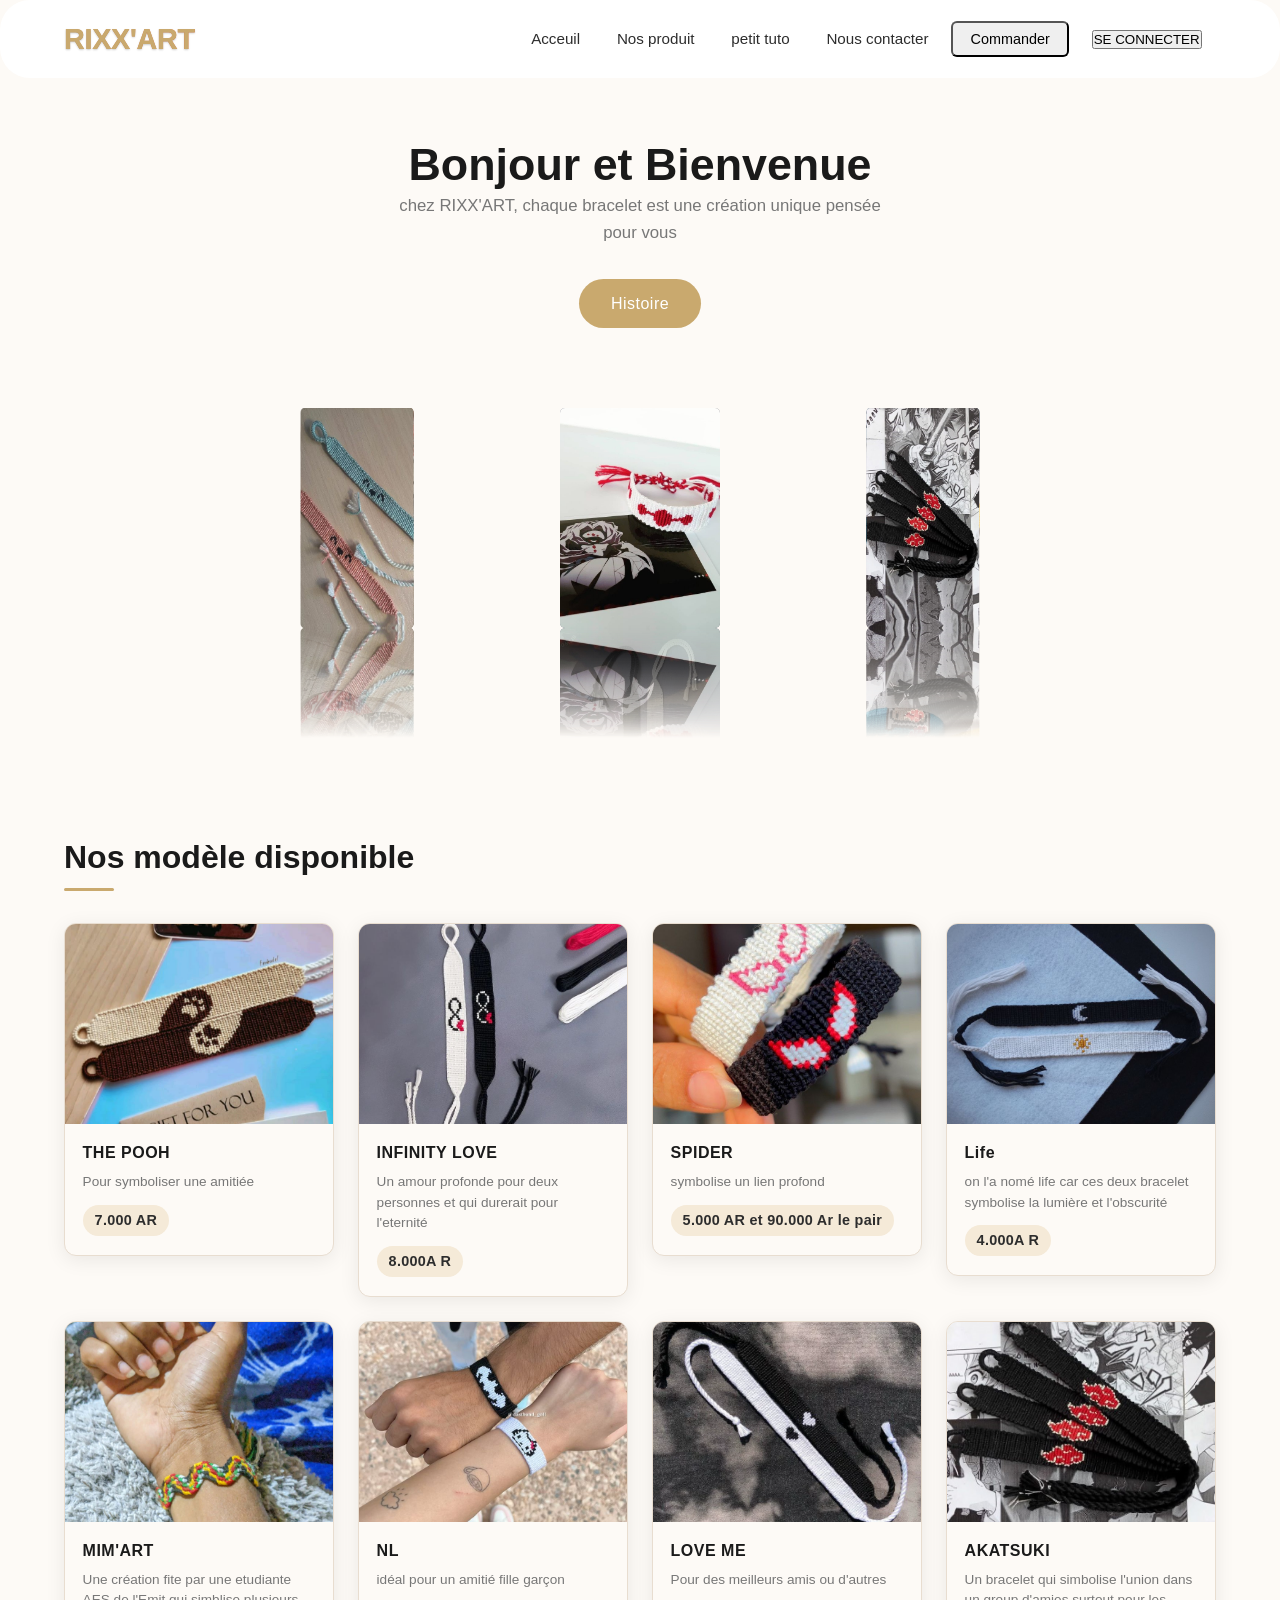
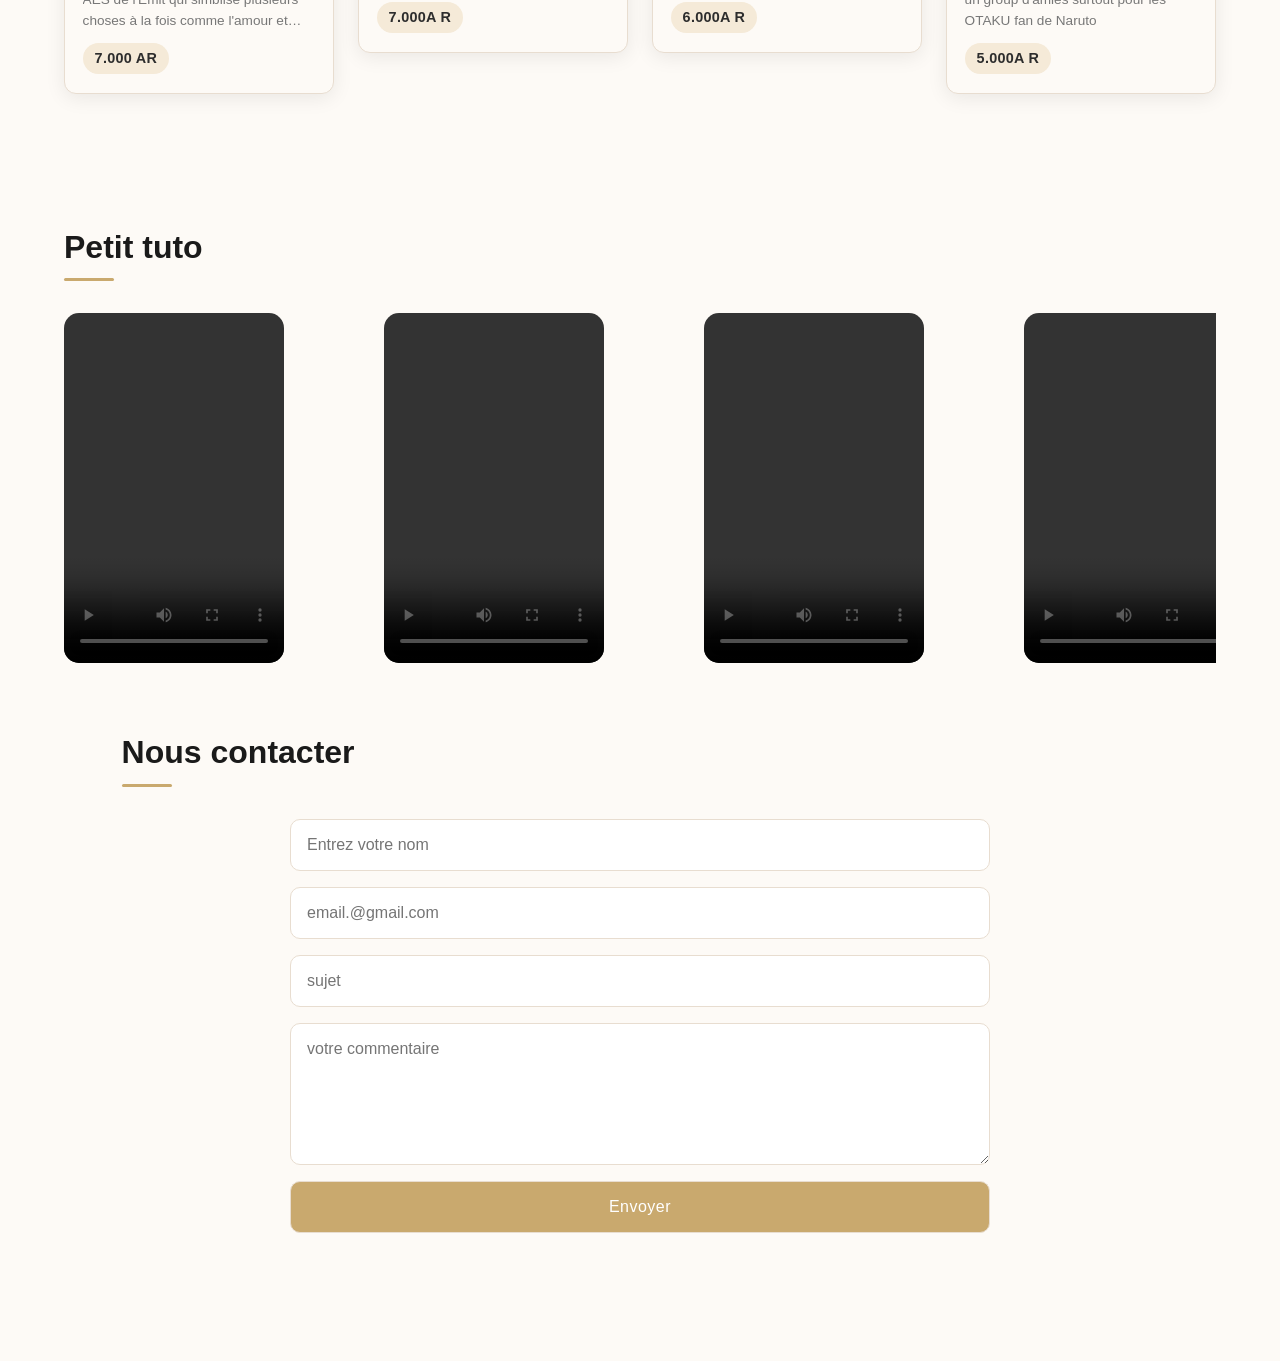
<file: bracelet/index.html>
<!doctype html>
<html lang="fr">
  <head>
    <meta charset="UTF-8" />
    <meta name="viewport" content="width=device-width, initial-scale=1.0" />
    <title>Bracelet-Brésilien</title>
    <link rel="stylesheet" href="style.css" />
  </head>

  <body>
    <nav>
      <div class="logo">RIXX'ART</div>
      <ul>
        <li><a href="#">Acceuil</a></li>
        <li><a href="#produit">Nos produit</a></li>
        <li><a href="#tuto">petit tuto</a></li>
        <li><a href="#contact">Nous contacter </a></li>

        <li class="navbtn" id="commander" class="commander">
          <button>Commander</button>
        </li>

        <li>
          <a href="incription.html">
            <button>SE CONNECTER</button>
          </a>
        </li>
      </ul>
    </nav>
    <div class="hello">
      <h1>Bonjour et Bienvenue</h1>
      <p>
        chez RIXX'ART, chaque bracelet est une création unique pensée pour vous
      </p>
      <a href=" histoire.html" class="btn">Histoire</a>
    </div>
    <div class="box">
      <span style="--i: 1"
        ><img src="TWB/0cf796847bd62175d5ee4ff43c8b3fc2.jpg" alt=""
      /></span>
      <span style="--i: 2"
        ><img src="TWB/1310b9caaedfc25206d7a73bf05954b0.webp.jpg" alt=""
      /></span>
      <span style="--i: 3"
        ><img src="TWB/622cb10961d111b41890d284ecb637d5.jpg" alt=""
      /></span>
      <span style="--i: 4"
        ><img src="TWB/635230b0c067103339f3a3726f5e774b.jpg" alt=""
      /></span>
      <span style="--i: 5"
        ><img src="TWB/7fb6da73897a852f2b541f09e4dd33da.jpg" alt=""
      /></span>
      <span style="--i: 6"
        ><img src="TWB/8d6b63a38c17e26db8c4392d8b54962d.webp.jpg" alt=""
      /></span>
      <span style="--i: 7"
        ><img src="TWB/bbc7280ec57e4747d29ba99446fbfdfc.jpg" alt=""
      /></span>
      <span style="--i: 8"
        ><img src="TWB/e3f77951692b60d1b70c5ba0bc7a4e1f.jpg" alt=""
      /></span>
    </div>

    <div class="grille" id="produit">
      <div class="titre">
        <h2>Nos modèle disponible</h2>
      </div>
      <div class="card">
        <img
          src="produits/5c6ec0ea6e5450ff1778914915eeb3fe.jpg"
          alt="produit"
        />
        <div class="description">
          <h3>THE POOH</h3>
          <p>Pour symboliser une amitiée</p>
          <span class="prix">7.000 AR</span>
        </div>
      </div>
      <div class="card">
        <img
          src="produits/635230b0c067103339f3a3726f5e774b.jpg"
          alt="produit"
        />
        <div class="description">
          <h3>INFINITY LOVE</h3>
          <p>
            Un amour profonde pour deux personnes et qui durerait pour
            l'eternité
          </p>
          <span class="prix">8.000A R</span>
        </div>
      </div>
      <div class="card">
        <img
          src="produits/8eceafb5497b105fc82a74f058bd730e.jpg"
          alt="produit"
        />
        <div class="description">
          <h3>SPIDER</h3>
          <p>symbolise un lien profond</p>
          <span class="prix">5.000 AR et 90.000 Ar le pair</span>
        </div>
      </div>
      <div class="card">
        <img
          src="produits/c03938d7ccd7c2a50b7b85b24ecd14fc.jpg"
          alt="produit"
        />
        <div class="description">
          <h3>Life</h3>
          <p>
            on l'a nomé life car ces deux bracelet symbolise la lumière et
            l'obscurité
          </p>
          <span class="prix">4.000A R</span>
        </div>
      </div>
      <div class="card">
        <img
          src="produits/Messenger_creation_16AF7466-16CE-4060-89AD-71319CE4230F.jpeg"
          alt="produit"
        />
        <div class="description">
          <h3>MIM'ART</h3>
          <p>
            Une création fite par une etudiante AES de l'Emit qui simblise
            plusieurs choses à la fois comme l'amour et l'amitié
          </p>
          <span class="prix">7.000 AR</span>
        </div>
      </div>
      <div class="card">
        <img
          src="produits/c7939ccdf5271bf8f61a112f86742eab.jpg"
          alt="produit"
        />
        <div class="description">
          <h3>NL</h3>
          <p>idéal pour un amitié fille garçon</p>
          <span class="prix">7.000A R</span>
        </div>
      </div>
      <div class="card">
        <img
          src="TWB/8d6b63a38c17e26db8c4392d8b54962d.webp.jpg"
          alt="produit"
        />
        <div class="description">
          <h3>LOVE ME</h3>
          <p>Pour des meilleurs amis ou d'autres</p>
          <span class="prix">6.000A R</span>
        </div>
      </div>
      <div class="card">
        <img src="TWB/0cf796847bd62175d5ee4ff43c8b3fc2.jpg" alt="produit" />
        <div class="description">
          <h3>AKATSUKI</h3>
          <p>
            Un bracelet qui simbolise l'union dans un group d'amies surtout pour
            les OTAKU fan de Naruto
          </p>
          <span class="prix">5.000A R</span>
        </div>
      </div>
    </div>
    <div class="tuto" id="tuto">
      <div class="titre-tuto">
        <h2>Petit tuto</h2>
      </div>
      <div class="videos">
        <!-- asina controlss @zay mandeh fa tsy miraikitra  -->
        <video
          controls
          src="https://pin.it/2mxWghfkwhttps://pin.it/6qFu1wPfn
"
          type="video/mp4"
        ></video>
        <video
          controls
          src="https://pin.it/2mxWghfkw
"
          type="video/mp4"
        ></video>
        <video
          controls
          src="https://pin.it/7IXQpYVUw
"
          type="video/mp4"
        ></video>
        <video controls src="https://pin.it/2i2Fndqx" type="video/mp4"></video>
      </div>
      <div class="contact" id="contact">
        <div class="titre-contact">
          <h2>Nous contacter</h2>
        </div>
        <form action="form-contact" class="form-contact">
          <input type="text" placeholder="Entrez votre nom " required />
          <input type="email" placeholder="email.@gmail.com" required />
          <input type="text" placeholder="sujet" />
          <textarea rows="6" placeholder="votre commentaire"></textarea>
          <input class="btn" type="submit" value="Envoyer" />
        </form>
      </div>
    </div>
  </body>
</html>
</file>
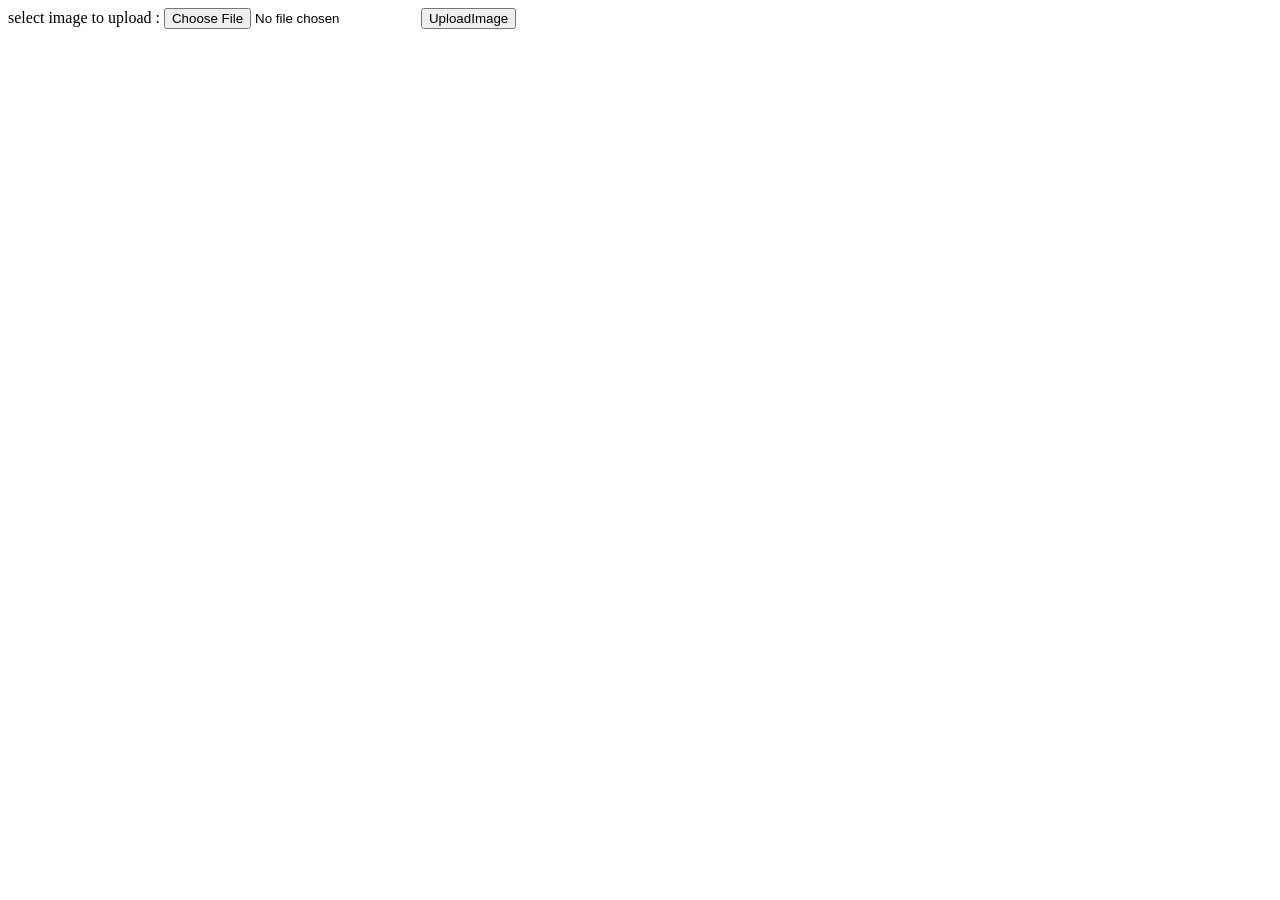
<file: php/index.html>
<!DOCTYPE html>
<html lang="en">

<head>
    <meta charset="UTF-8">
    <meta name="viewport" content="width=device-width, initial-scale=1.0">
    <title>Document</title>

</head>

<body>
    <form action="upload.php" method="post" enctype="multipart/form-data">
        select image to upload :
        <input type="file" name="fileToUpload" id="fileToUpload">
        <input type="submit" value="UploadImage" name="submit">
    </form>

</body>

</html>
</file>
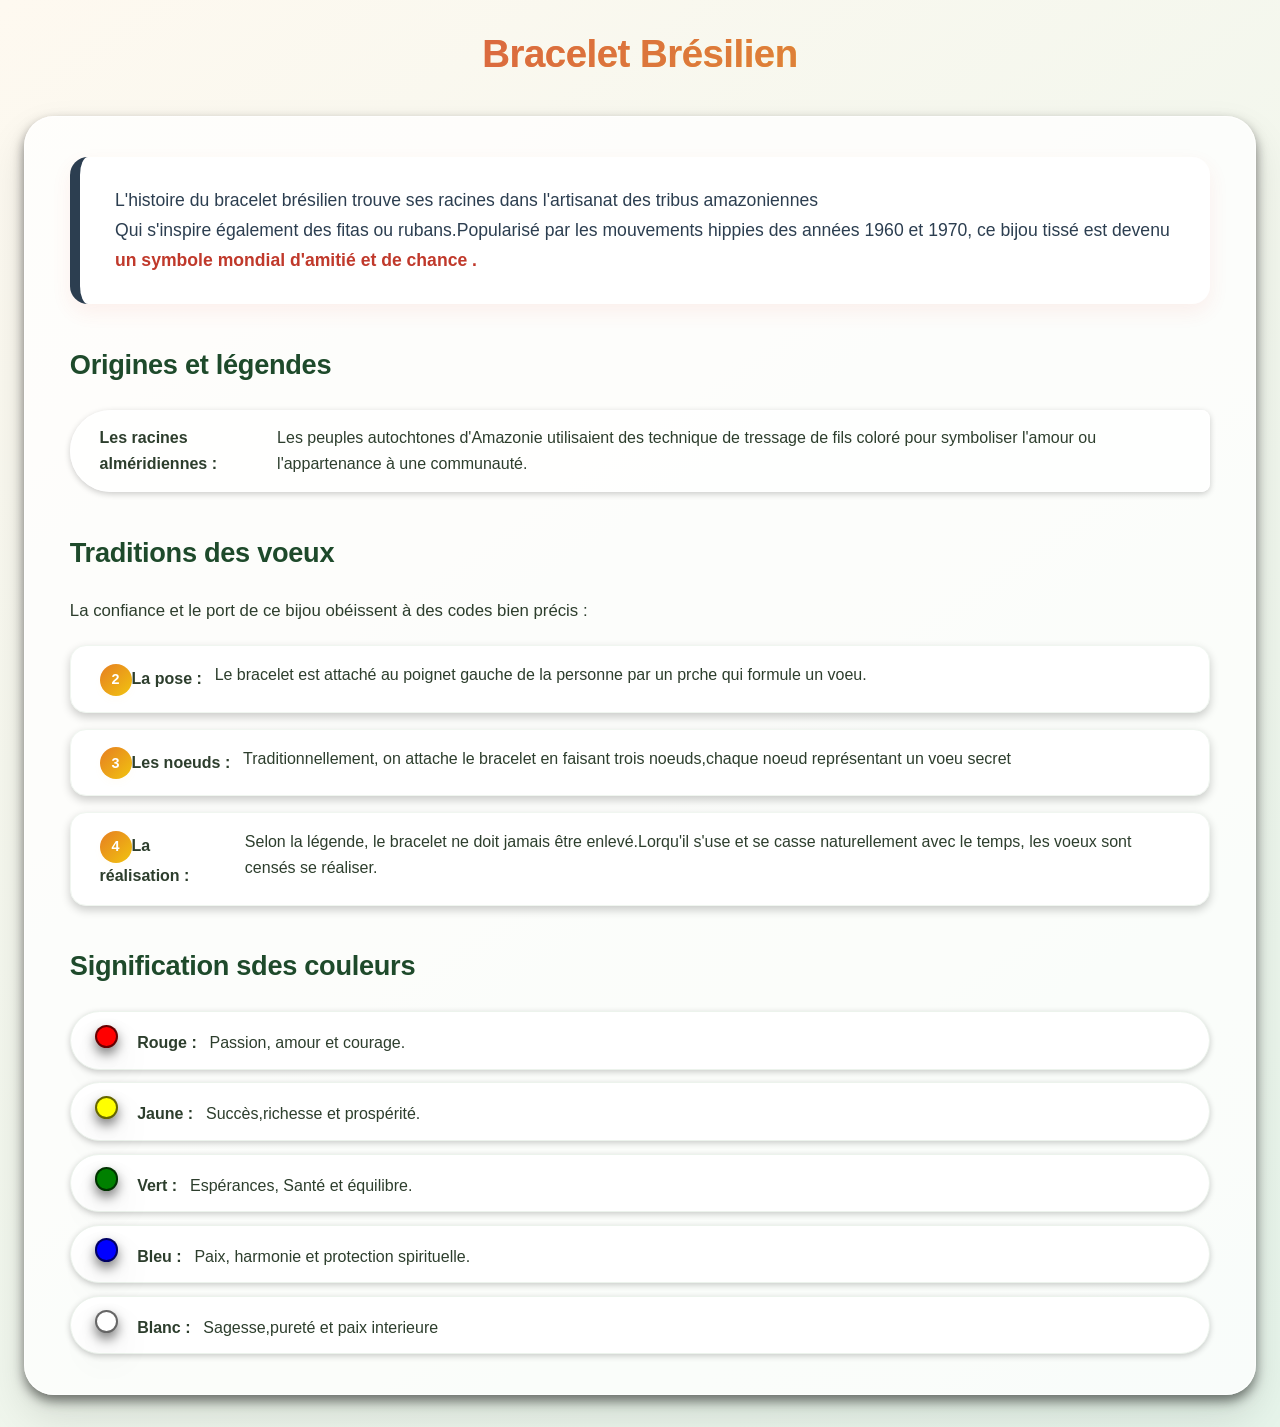
<file: bracelet/histoire.html>
<!DOCTYPE html>
<html lang="fr">

<head>
    <meta charset="UTF-8">
    <meta name="viewport" content="width=device-width, initial-scale=1.0">
    <title>Histoire-du-Bracelet-brésilien</title>
    <style>
        * {
            margin: 0;
            padding: 0;
            box-sizing: border-box;
        }

        body {
            font-family: 'Popins', sans-serif;
            /* LASA MALOKY FAHAFA  */
            background: linear-gradient(145deg, #fef9f0 0%, #e6f4ea 100%);
            min-height: 100vh;
            padding: 2rem 1.5rem;
            display: flex;
            flex-direction: column;
            align-items: center;
            color: var(--color);
        }

        :root {
            --color: #2d3e2d;
            --bg: rgba(255, 255, 255, 0.75);
        }

        .corps {
            max-width: 820;
            width: 100%;
            padding: 2.5rem 2.8rem;
            background: var(--bg);
            /* -webkit-backdrop-filter: blur(8px); */
            border-radius: 30px;
            box-shadow: 0 20px 40px rgba(0, 20, 10, 0.12), 0 6px 12px rgba(0, 0, 0, 0.5);
            border: 1px solid var(--bg);
        }

        header {
            margin-bottom: 2.5rem;
            border-bottom: 3px dashes #f1c40f;
        }

        header h1 {
            font-size: 2.4rem;
            font-width: 700;
            /* couleur titr  */
            color: #d45d50a6;
            letter-spacing: -0.5px;
            /* text-shadow: 0 2px 4 px rgba(192, 57, 43, 0.10);  */
        }

        header h1 span {
            background: linear-gradient(135deg, #e67e22, #f1c40f);
            --webkit-background-clip: text;
            --webkit-text-fill-color: tarnsparent;
            /* mampiditra ny couleur ivalany  */
            background-clip: text;
        }

        :root {
            --bgrd: #ffff;
            --shadow: 0 20px 40px rgba(0, 20, 10, 0.12), 0 6px 12px rgba(0, 0, 0, 0.5);
        }

        .introduction {

            background: var(--bgrd);
            padding: 1.8rem 2.2rem;
            border-left: 10px solid;
            /* @zay ts d hita d mampiasa rga  */
            box-shadow: 0 8px 20px rgba(231, 76, 60, 0.08);
            border-radius: 18px;
            margin-bottom: 2.8rem;
            font-size: 1.1rem;
            line-height: 1.7;
            color: #2c3e50;
        }

        .introduction strong {
            color: #c0392b;
            /* font-weight: 600;  */
        }

        /* interligne entre section  */
        section {
            margin-bottom: 2.8rem;
        }

        section:last-of-type {
            margin-bottom: 0;
        }

        h2 {
            font-size: 1.7rem;
            font-weight: 600;
            color: #1e4a2b;
            display: inline-block;
            border-bottom: 0.23rem;
            /* interligne  */
            padding-bottom: 0.3rem;
            margin-bottom: 1.5rem;
            letter-spacing: -0.3px;
        }

        section p {
            font-size: 1.05rem;
            line-height: 1.7;
            color: #2d3e2d;
            margin-bottom: 1.2rem;
            font-weight: 300;
        }


        ul {
            list-style: none;
            padding: 0;
            display: flex;
            flex-direction: column;
            gap: 0.8rem;
        }

        ul li {
            background: var(--bg);
            /* hampisy boity key  */
            padding: 0.9rem 1.5rem 0.9rem 1.8rem;
            border-radius: 60px 12px 12px 60px;
            font-size: 1rem;
            line-height: 1.6;
            box-shadow: 0 2px 6px rgba(0, 0, 0, 0.2);
            border: 1px solid rgba(255, 255, 255, 0.9);
            display: flex;
            align-items: baseline;

        }

        /* farany  */
        ul li :hover {
            transform: translateX(4px);
            box-shadow: var(--shadow);
        }

        ol {
            list-style: none;
            counter-increment: etape;
            padding: 0;
            display: flex;
            flex-direction: column;
            /* espacmnt  */
            gap: 1rem;

        }

        ol li {
            counter-increment: etape;
            background: var(--bgrd);
            padding: 1rem 1.8rem 1rem 1.8rem;
            border-radius: 16px;
            font-size: 1rem;
            line-height: 1.6;
            box-shadow: 0 4px 10px rgba(0, 0, 0, 0.2);
            border: 1px solid #f0f6f0;
            display: flex;
            align-items: flex-start;
            gap: 0.8rem;
        }

        ol li :hover {
            background: #fafff9;
        }

        ol li ::before {
            /* mampiseo nim  */
            content: counter(etape);
            background: linear-gradient(135deg, #e67e22, #f1c40f);
            color: white;
            font-weight: 700;
            font-size: 0.9rem;
            width: 2rem;
            height: 2rem;
            border-radius: 50%;
            /* bory  */
            display: inline-flex;
            align-items: center;
            justify-content: center;
            flex-shrink: 0;
            margin-top: 0.1rem;
            box-shadow: 0 4px 8px rgba(241, 196, 15, 0.03);

        }

        /* liste couleur su postie  */
        .couleur ul li {
            background: #ffff;
            padding: 0.8rem 1.5rem;
            border-radius: 40px;
            border: 1px solid #ecf3ec;
            gap: 0.8rem;
        }

        /* point bory  */
        .couleur ul li::before {
            content: " ";
            display: inline-block;
            width: 1.2rem;
            height: 1.2rem;
            border-radius: 50%;
            flex-shrink: 0;
            border: 2PX solid rgba(0, 0, 0, 0.6);
            box-shadow: var(--shadow);
            margin-right: 0.4rem;
        }

        /* couleurs ndreo  */
        .couleur ul li:nth-child(1)::before {
            background: red;
        }

        .couleur ul li:nth-child(2)::before {
            background: yellow;
        }

        .couleur ul li:nth-child(3)::before {
            background: green;
        }

        .couleur ul li:nth-child(4)::before {
            background: blue;
        }

        .couleur ul li:nth-child(5)::before {
            background: white;
        }

        @media(max-width:640px) {
            body {
                padding: 1rem;
            }

            .corps {
                padding: 1.5rem 1.2rem;
                border-radius: 24px;
            }

            header h1 {
                font-size: 1.8rem;
            }

            .introduction {
                padding: 1.2rem 1.5rem;
                font-size: 1rem;
            }

            h2 {
                font-size: 1.4rem;
            }

            ul li,
            ol li {
                padding: 0.8rem 1.2rem;
                border-radius: 14px;
            }

            .origines ul li ::before {
                margin-right: 0.6rem;
            }

            ol li::before {
                width: 1.8rem;
                height: 1.8rem;
                font-size: 0.8rem;

            }
        }

        @media(max-width) {
            header h1 {
                font-size: 1.5rem;
            }

            corps {
                padding: 1rem 0.8rem;
            }

            .introduction {
                padding: 1rem;
                border-left-width: 6px;
            }
        }
    </style>
</head>
<header>
    <h1><span>Bracelet Brésilien</span></h1>
</header>

<body>
    <div class="corps">
        <div class="introduction">
            <p>L'histoire du bracelet brésilien trouve ses racines dans l'artisanat des tribus amazoniennes</p>
            Qui s'inspire également des fitas ou rubans.Popularisé par les mouvements hippies des années 1960 et 1970,
            ce
            bijou tissé est devenu <br><strong> un symbole mondial d'amitié et de chance . </strong>
        </div>

        <section class="origines">
            <h2>Origines et légendes</h2>

            <ul>
                <li><strong>Les racines alméridiennes : </strong>Les peuples autochtones d'Amazonie utilisaient des
                    technique de tressage de fils coloré pour symboliser l'amour ou l'appartenance à une communauté.
                </li>

            </ul>
        </section>
        <section class="tradition">
            <h2>Traditions des voeux</h2>
            <p>La confiance et le port de ce bijou obéissent à des codes bien précis : </p>
            <ol>
                <li><strong>La pose : </strong>Le bracelet est attaché au poignet gauche de la personne par un prche qui
                    formule un voeu.</li>
                <li><strong>Les noeuds : </strong>Traditionnellement, on attache le bracelet en faisant trois
                    noeuds,chaque
                    noeud représentant un voeu secret</li>
                <li><strong>La réalisation : </strong>Selon la légende, le bracelet ne doit jamais être enlevé.Lorqu'il
                    s'use et se casse naturellement avec le temps, les voeux sont censés se réaliser.</li>
            </ol>
        </section>
        <section class="couleur">

            <h2>Signification sdes couleurs </h2>
            <ul>
                <li><strong>Rouge : </strong>Passion, amour et courage.</li>
                <li><strong>Jaune : </strong>Succès,richesse et prospérité.</li>
                <li><strong>Vert : </strong>Espérances, Santé et équilibre.</li>
                <li><strong>Bleu : </strong>Paix, harmonie et protection spirituelle.</li>
                <li><strong>Blanc : </strong>Sagesse,pureté et paix interieure</li>
            </ul>
        </section>

    </div>
</body>

</html>
</file>
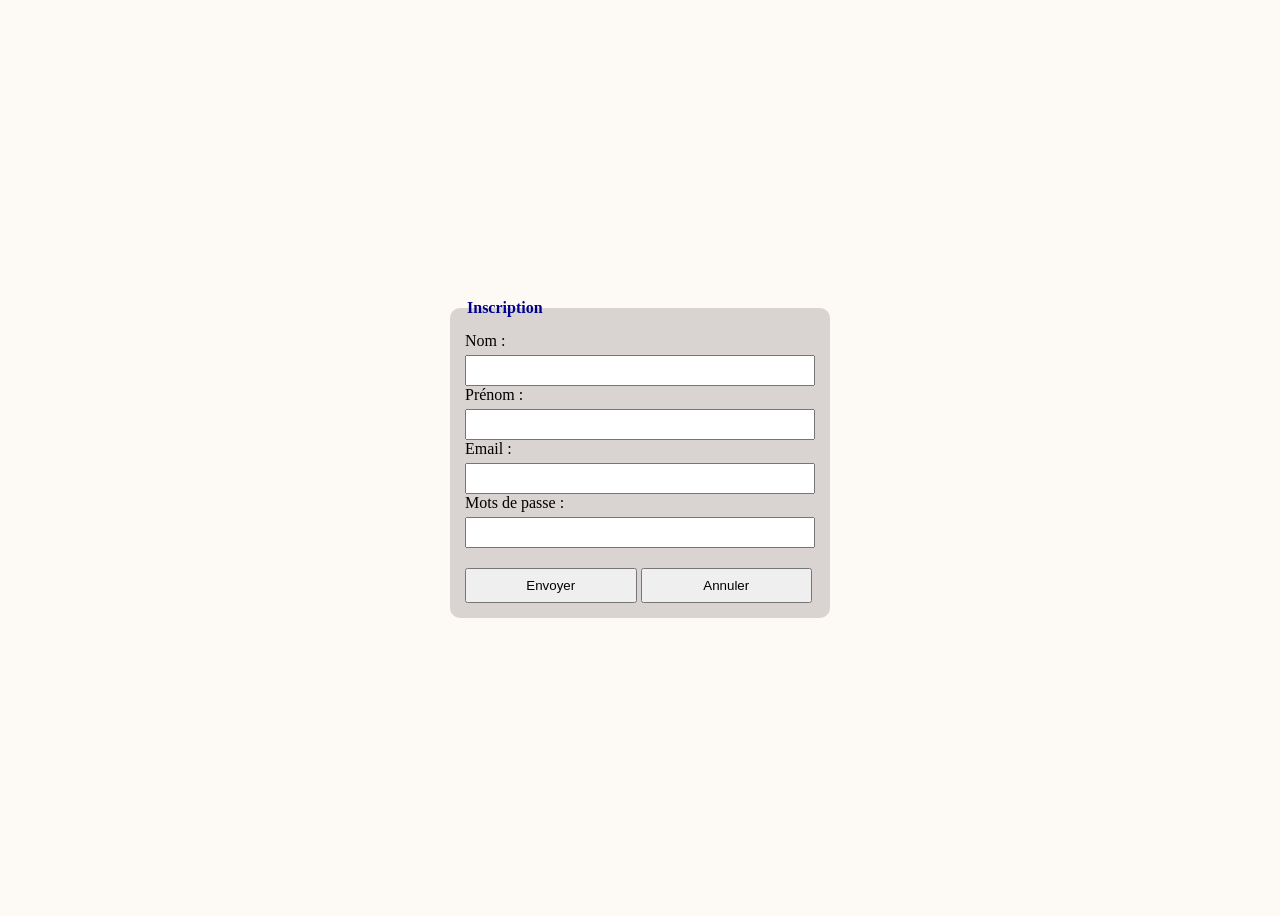
<file: bracelet/incription.html>
<!doctype html>
<html lang="fr">
  <head>
    <meta charset="UTF-8" />
    <meta name="viewport" content="width=device-width, initial-scale=1.0" />
    <title>Inscription</title>
    <style>
      /* * {
            margin: 0;
            padding: 0;
            font-size: border-box;
        }

        /* body {
            display: flex;
            /* centre  */
      /* justify-content: center;
            align-items: center;
            min-height: 100vh;
        } */
      /* ha le beh ny ao anatiny  */

      :root {
        --bg: #fdfaf6;
        -text: #2d2d2d;
        --navcolor: white;
        --navsurvol1: #f5ead8;
        --navsurvol2: #a07840;
      }
      body {
        background: var(--bg);
        display: flex;
        justify-content: center;
        align-items: center;
        min-height: 100vh;
      }

      input {
        width: 100%;
        padding: 6px;
        margin-top: 5px;
        box-sizing: border-box;
      }

      fieldset {
      }

      #btn {
        margin-top: 20px;
        text-align: center;
      }

      input[type="submit"],
      input[type="reset"] {
        width: 49%;
        padding: 8px;
      }

      /* 
        fieldset {
            background: gainsboro;
            border-radius: 10px;
            padding: 20px;
            margin: auto;
            width: 350px;
            

            }

        #btn {
            width: 45%;

        } */

      fieldset {
        height: 50%;
        width: 50%;
        max-width: 350px;
        border: #a07840;
        padding: 15px;
        background: rgba(209, 202, 202, 0.795);
        border-radius: 10px;
      }

      legend {
        color: darkblue;
        font-weight: bold;
      }
    </style>
  </head>

  <body>
    <fieldset>
      <legend>Inscription</legend>
      <label for="nom">Nom : </label>
      <input type="text" id="nom" />
      <label for="prenom">Prénom : </label>
      <input type="text" id="prenom" />
      <label for="email">Email :</label>
      <input type="email" id="email" />
      <label for="pwd">Mots de passe : </label>
      <input type="password" id="pwd" />
      <input type="submit" value="Envoyer" id="btn" />
      <input type="reset" value="Annuler" id="btn" />
    </fieldset>
  </body>
</html>
</file>
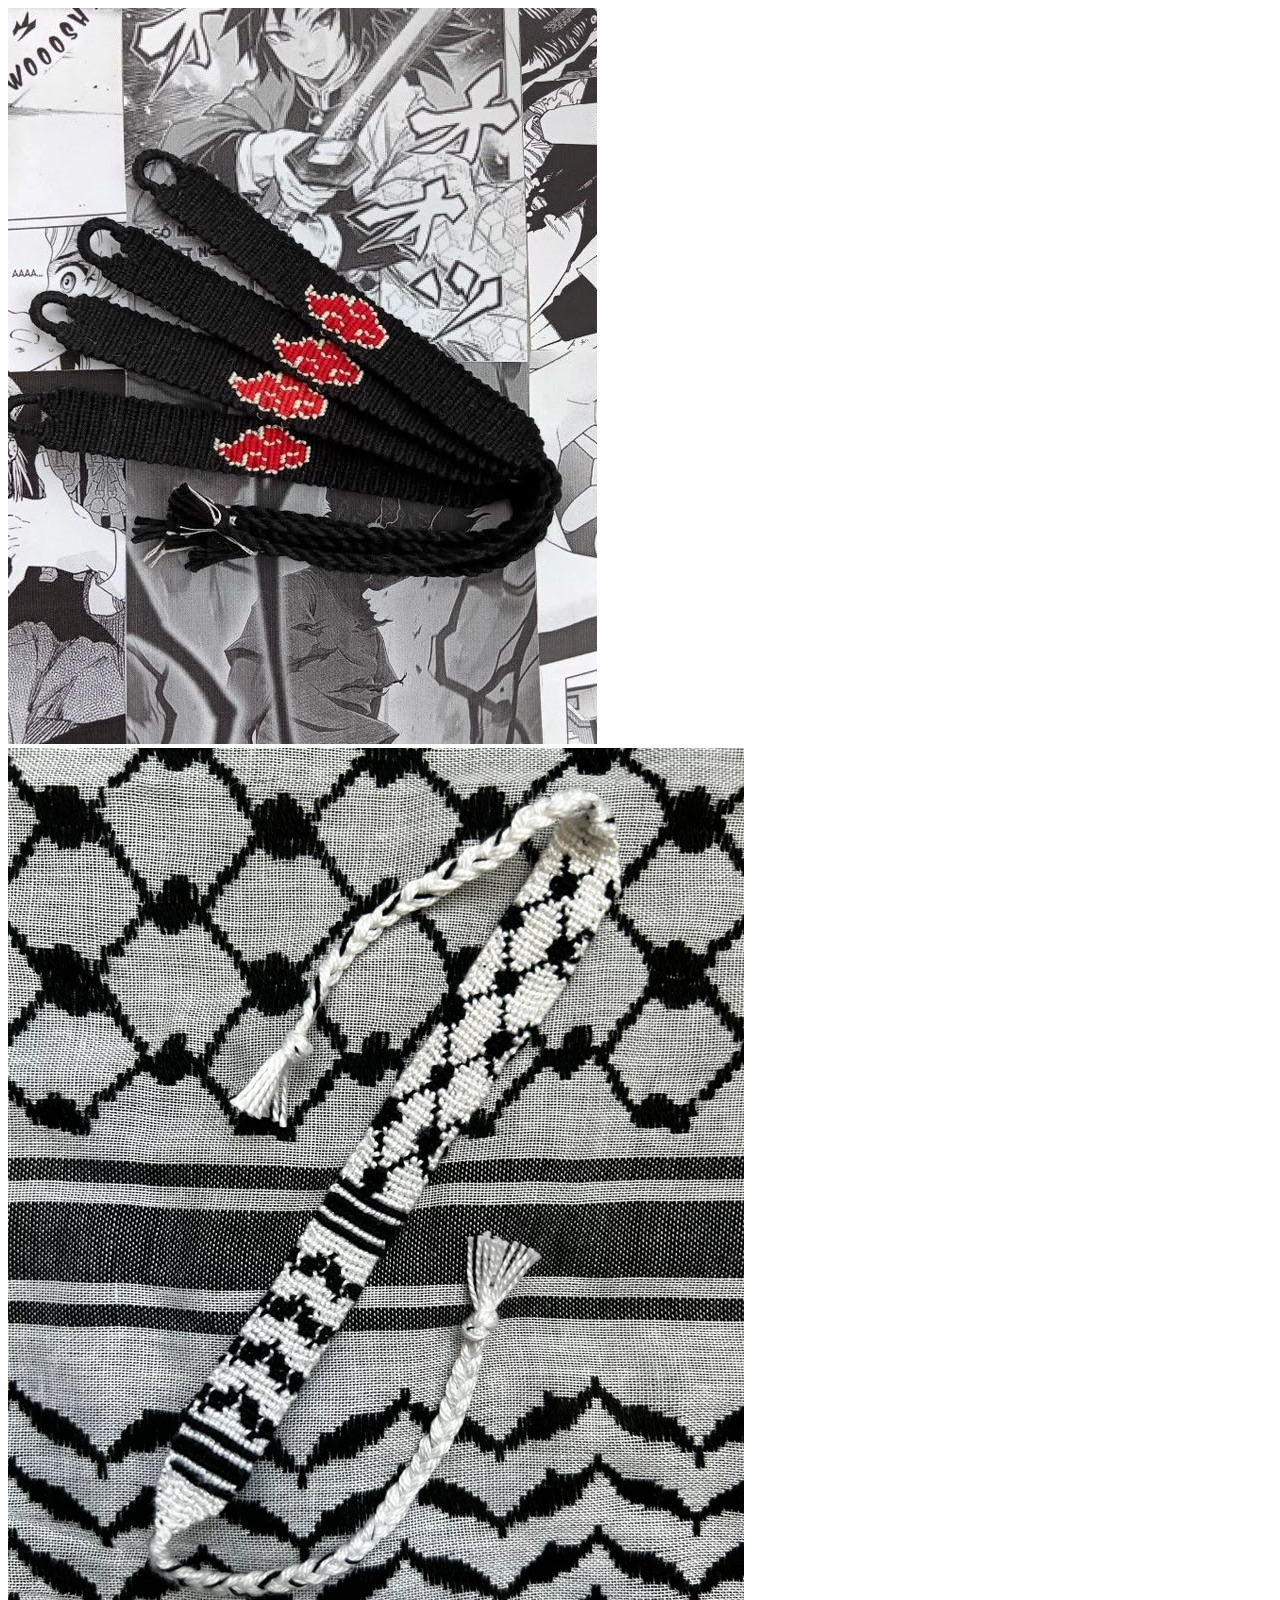
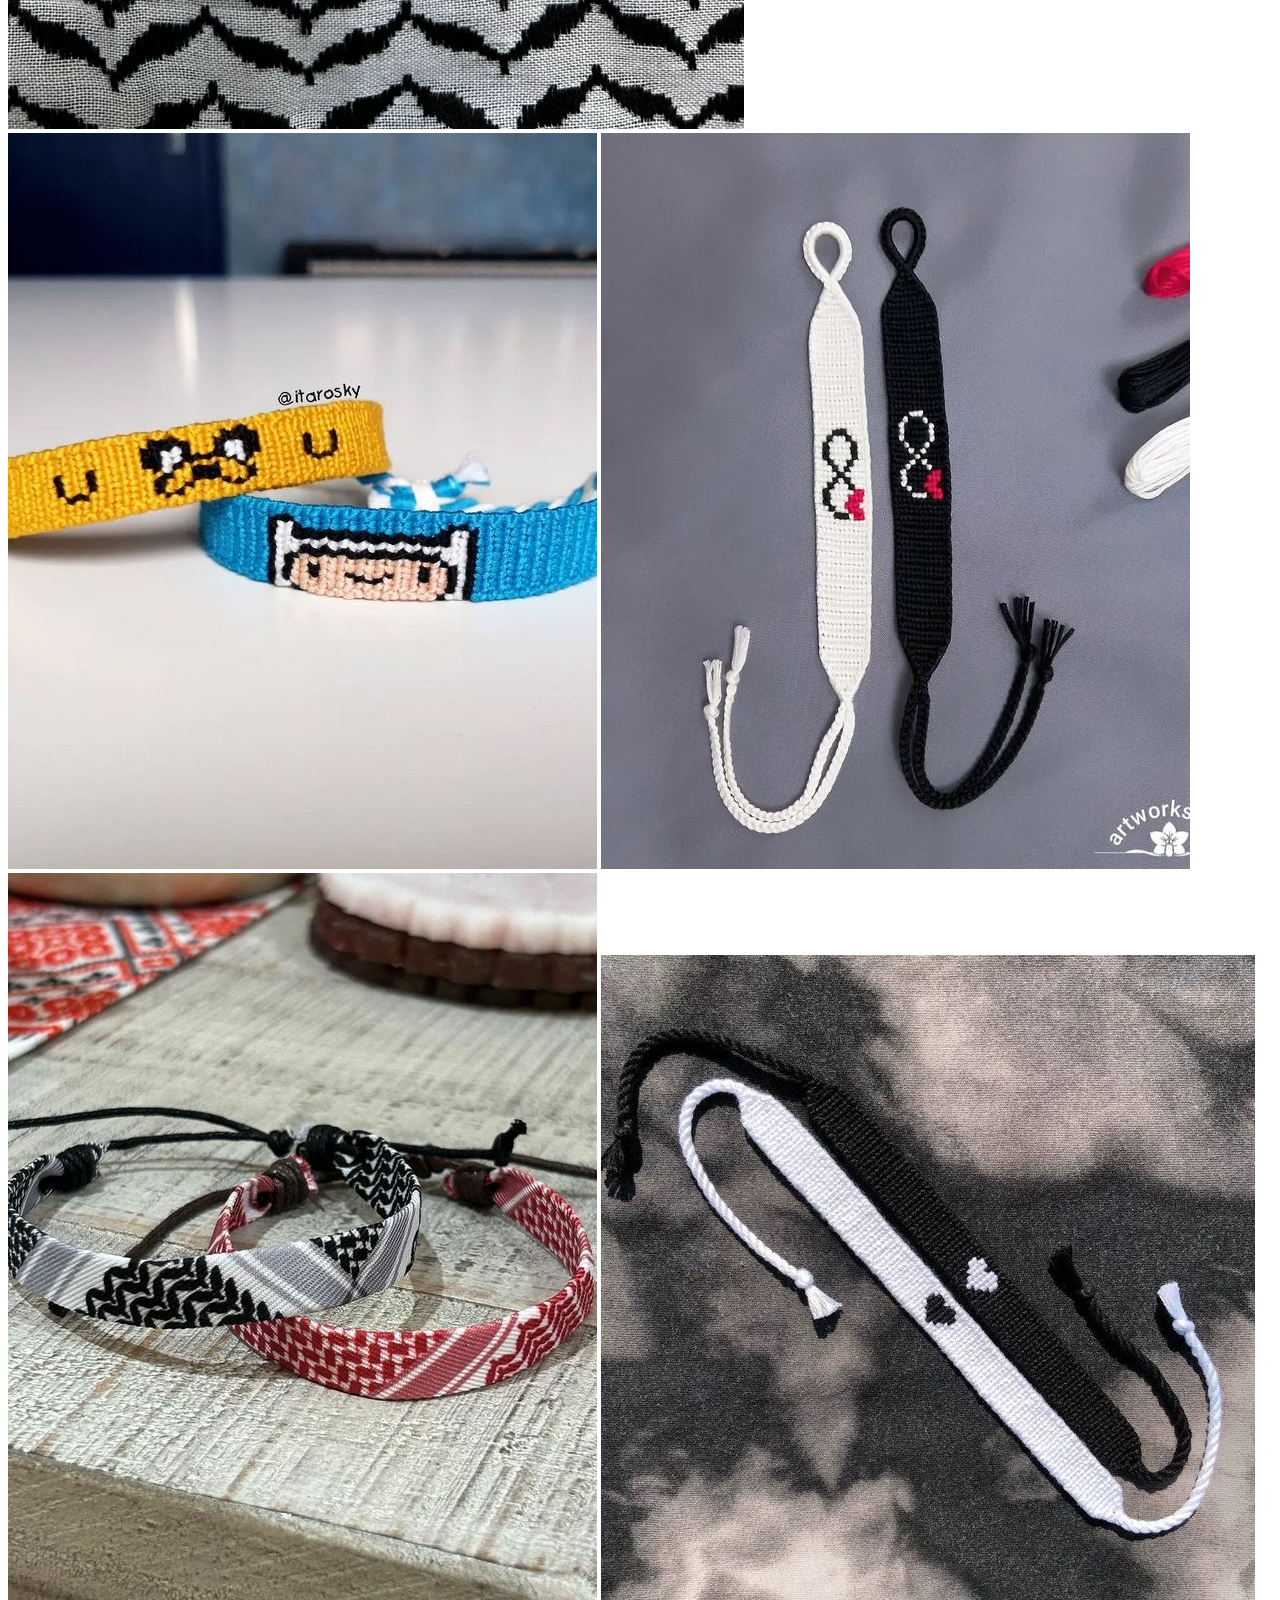
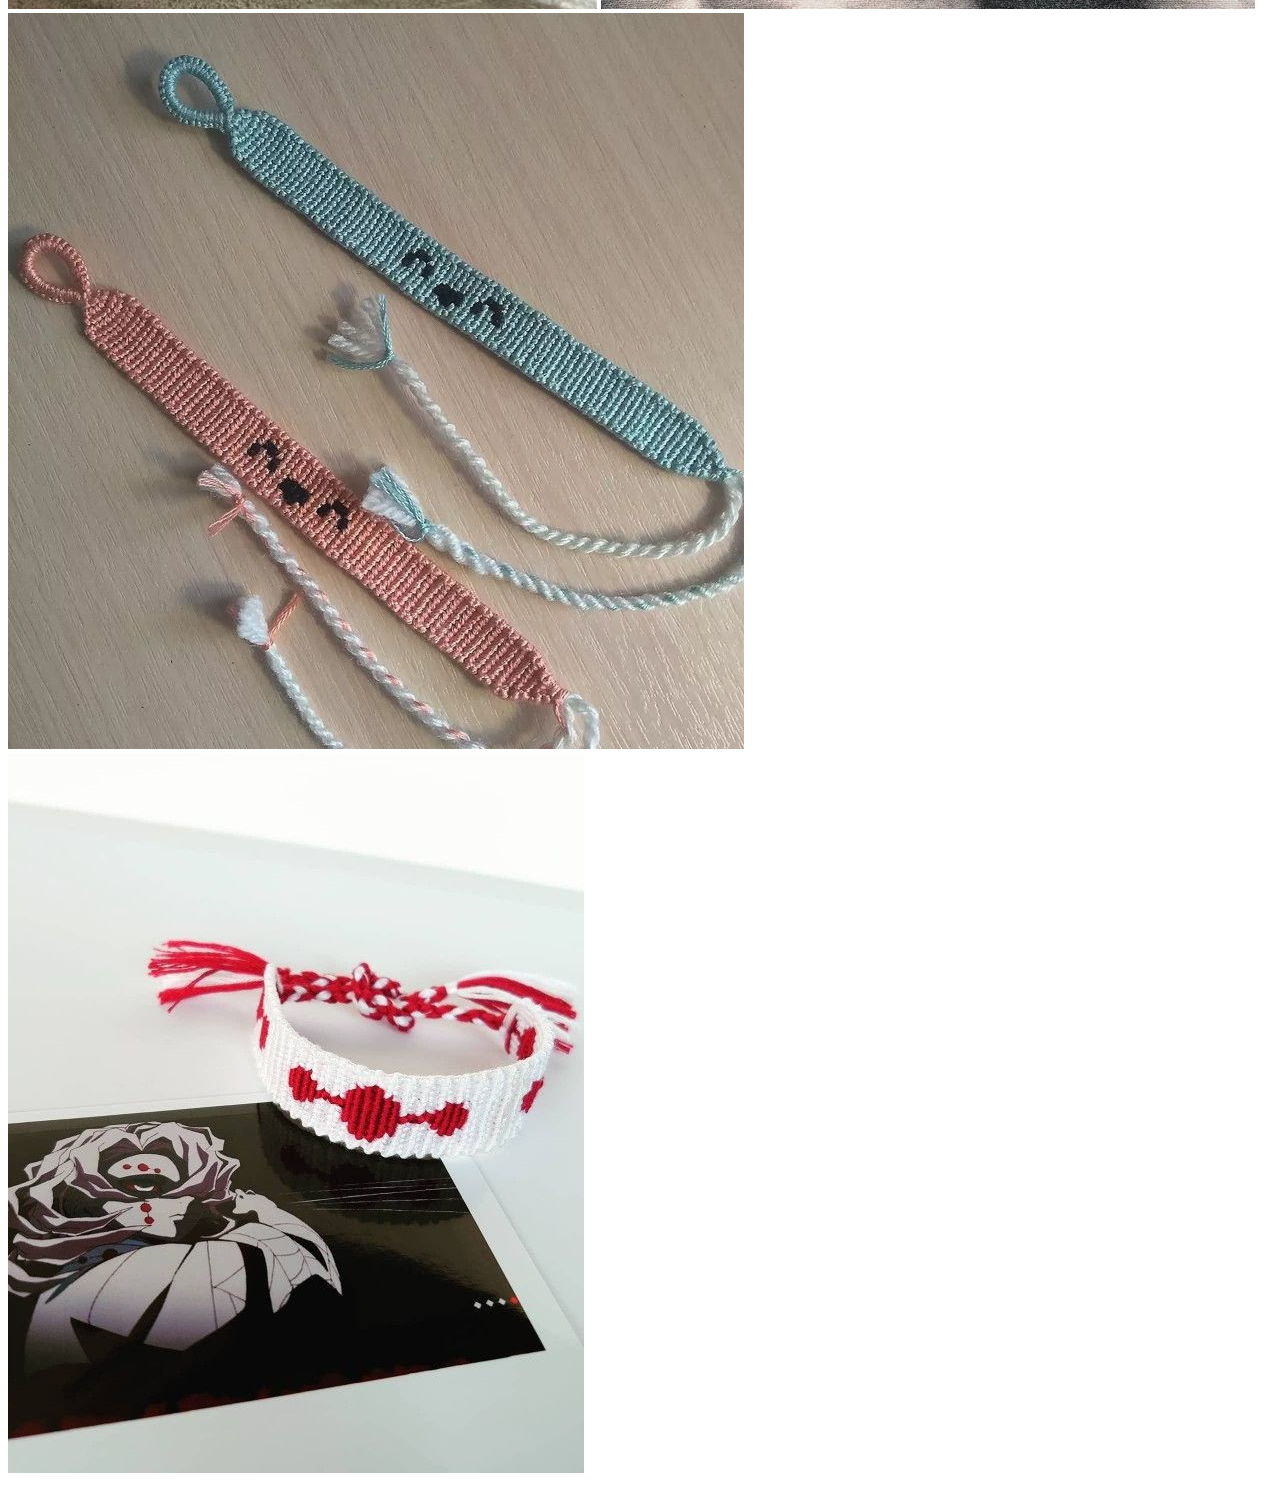
<file: gallery/brouillons.html>
<!DOCTYPE html>
<html lang="en">

<head>
    <meta charset="UTF-8">
    <meta name="viewport" content="width=device-width, initial-scale=1.0">
    <title>Document</title>
</head>

<body>
    <!-- Création d'une division principale appelée "box" -->
    <!-- Cette boîte contient toutes les images du carrousel -->
    <div class="box">

        <!-- Création du premier élément span -->
        <!-- --i:1 est une variable CSS utilisée pour placer l’image -->
        <!-- L’image est chargée depuis le dossier TWB -->
        <span style="--i:1">
            <img src="TWB/0cf796847bd62175d5ee4ff43c8b3fc2.jpg" alt="">
        </span>

        <!-- Deuxième image -->
        <!-- --i:2 permet de donner une position différente -->
        <span style="--i:2">
            <img src="TWB/1310b9caaedfc25206d7a73bf05954b0.webp.jpg" alt="">
        </span>

        <!-- Troisième image -->
        <span style="--i:3">
            <img src="TWB/622cb10961d111b41890d284ecb637d5.jpg" alt="">
        </span>

        <!-- Quatrième image -->
        <span style="--i:4">
            <img src="TWB/635230b0c067103339f3a3726f5e774b.jpg" alt="">
        </span>

        <!-- Cinquième image -->
        <span style="--i:5">
            <img src="TWB/7fb6da73897a852f2b541f09e4dd33da.jpg" alt="">
        </span>

        <!-- Sixième image -->
        <span style="--i:6">
            <img src="TWB/8d6b63a38c17e26db8c4392d8b54962d.webp.jpg" alt="">
        </span>

        <!-- Septième image -->
        <span style="--i:7">
            <img src="TWB/bbc7280ec57e4747d29ba99446fbfdfc.jpg" alt="">
        </span>

        <!-- Huitième image -->
        <span style="--i:8">
            <img src="TWB/e3f77951692b60d1b70c5ba0bc7a4e1f.jpg" alt="">
        </span>

        <!-- Fermeture de la division principale -->
    </div>
</body>

</html>
</file>
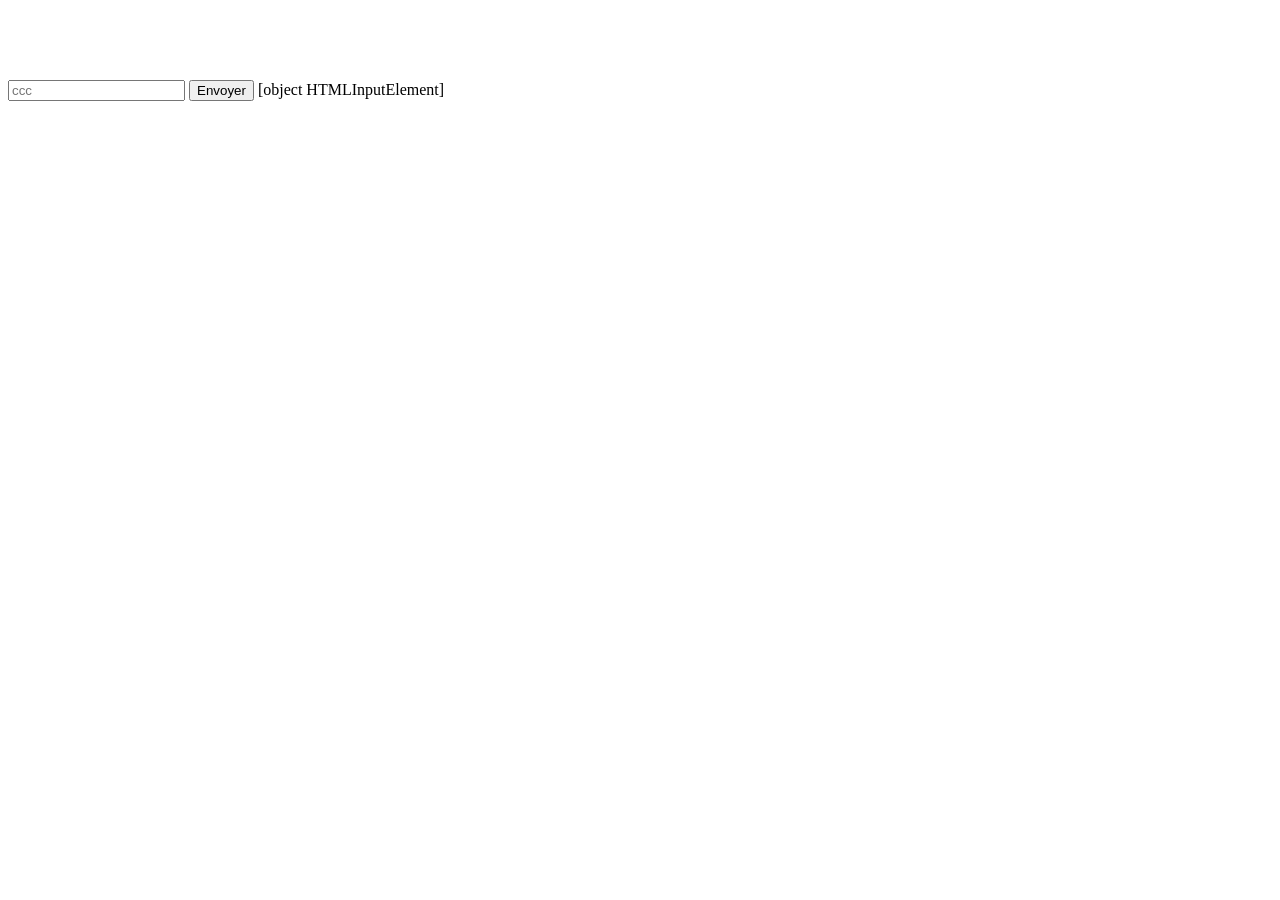
<file: gallery/fumer.html>
<!DOCTYPE html>
<html lang="en">

<head>
    <meta charset="UTF-8">
    <meta name="viewport" content="width=device-width, initial-scale=1.0">
    <title>fumer</title>
    <style>
        h1 span {
            opacity: 0;
            display: inline-block;
            animation: animate 1s linear forwards;
            -webkit-animation: animate 1s linear forwards;

        }
    </style>
</head>

<body>
    <h1><span>F</span>
        <span>O</span>
        <span>L</span>
        <span>L</span>
        <span>O</span>
        <span>W</span>
    </h1>
    <input type="text" id="button" placeholder="ccc">
    <button id="button">Envoyer</button>
    <script>
        const input = document.getElementById('button')
        document.write(input)

    </script>
</body>

</html>
</file>
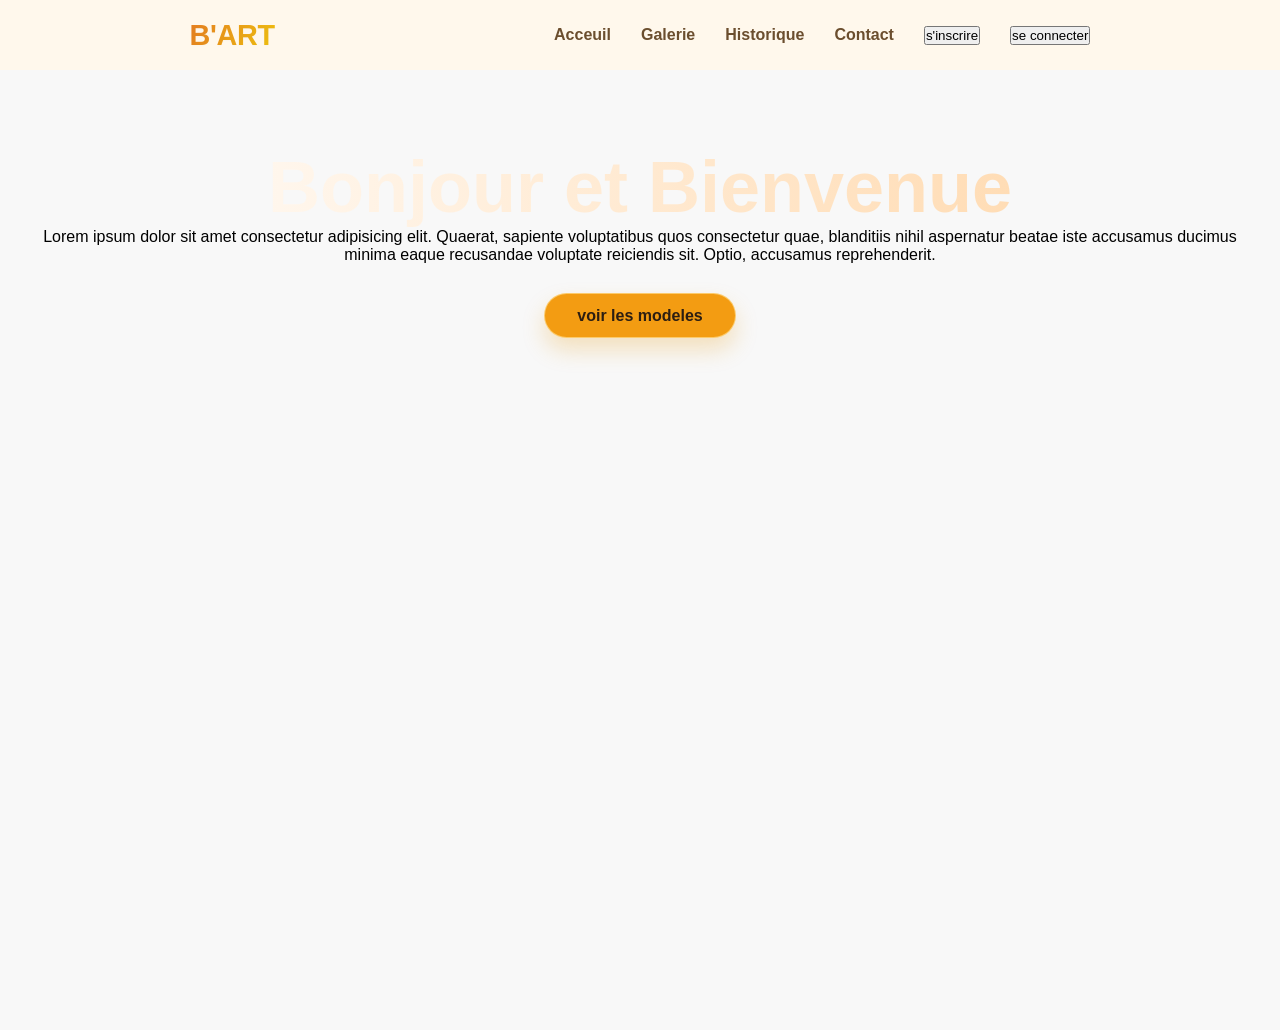
<file: gallery/image.html>
<!DOCTYPE html>
<html lang="en">

<head>
    <meta charset="UTF-8">
    <meta name="viewport" content="width=device-width, initial-scale=1.0">
    <title>image</title>
    <link rel="stylesheet" href="acceuil.css">
</head>

<body>
    <nav>
        <div class="logo">B'ART</div>
        <ul>
            <li><a href="">Acceuil</a></li>
            <li><a href="">Galerie</a></li>
            <li><a href="">Historique</a></li>
            <li><a href="">Contact</a></li>

            <li>
                <button class="navbtn">s'inscrire </button>
            <li><button class="navbtn">se connecter </button></li>
        </ul>
    </nav>
    <div class="hello">
        <h1>Bonjour et Bienvenue </h1>
        <p>Lorem ipsum dolor sit amet consectetur adipisicing elit. Quaerat, sapiente voluptatibus quos consectetur
            quae, blanditiis nihil aspernatur beatae iste accusamus ducimus minima eaque recusandae voluptate reiciendis
            sit. Optio, accusamus reprehenderit.
        </p>
        <a href="" class="btn">voir les modeles</a>
    </div>
    <div class="box">
        <span style="--i:1"><img src="TWB/0cf796847bd62175d5ee4ff43c8b3fc2.jpg" alt=""></span>
        <span style="--i:2"><img src="TWB/1310b9caaedfc25206d7a73bf05954b0.webp.jpg" alt=""></span>
        <span style="--i:3"><img src="TWB/622cb10961d111b41890d284ecb637d5.jpg" alt=""></span>
        <span style="--i:4"><img src="TWB/635230b0c067103339f3a3726f5e774b.jpg" alt=""></span>
        <span style="--i:5"><img src="TWB/7fb6da73897a852f2b541f09e4dd33da.jpg" alt=""></span>
        <span style="--i:6"><img src="TWB/8d6b63a38c17e26db8c4392d8b54962d.webp.jpg" alt=""></span>
        <span style="--i:7"><img src="TWB/bbc7280ec57e4747d29ba99446fbfdfc.jpg" alt=""></span>
        <span style="--i:8"><img src="TWB/e3f77951692b60d1b70c5ba0bc7a4e1f.jpg" alt=""></span>
    </div>


</body>

</html>
</file>
<file: bracelet/style.css>
*{
    margin: 0;
    padding: 0;
    box-sizing: border-box;
}
body{
    font-family: 'segoe', Helvetica, sans-serif;
/* hitenn variable d atao @root  */
    background: var(--bg);
    color: var(--text);
    /* interligen  */
    line-height: 1.6;
}
/* ===========variable============= */
:root{
    
    --bg:#fdfaf6;
    --text:#2d2d2d;
    --navCouleur:white;
    --survol1:#a07840;
    --survol2:#f5ead8;
    --dore:#c9a96e;


/* ============navbar==============  */
}
nav{
    /* espacement interne hb 1rem ,gd 5%  */
    padding: 1rem 5%;
    position: sticky;
    /* haut  */
    top: 0;
    left: 0;
    width: 100%;
    height: 70%;
    background-color: var(--navCouleur);
    /* aligmnt  */
    display: flex;
    justify-content: space-between;
    align-items: center;
    /* @zay tsy miala fa dessus ny rah aby  */
    z-index: 100;
    border-radius: 30px;
}
nav ul{
    /* horizontalmnt  */
    display: flex;
    align-items: center;
    /* espacmnt entre les elemnent de la liste  */
    gap: 0.5rem;
    list-style: none;
}
nav ul li a {
    text-decoration: none;
    color: var(--text);
    /* hanova ny taille  */
    font-size: 0.95rem;
    /* espacxe au tour du lien  */
    padding: 0.4rem 0.9rem;
    border-radius: 6px;
    /* animation  */
    /* transition: background 0.2,color0.2s; */
}
nav ul li a:hover{
    background-color: var(--survol1);
    /* neny text @survl  */
    color: var(--survol2);
}
.logo{
    /* halebeh n text  */
    font-size: 1.8rem;
    /* taille en gras  */
    font-weight: 700;
    color: var(--dore);
    letter-spacing: 3px;
    text-transform: uppercase;
}
/* =============btn nav bar ============ */
.navbtn button{
    /* espace inetrne  */
    padding: 0.50rem 1.1rem;
    border-radius: 6px;
    font-size: 0.9rem;
    cursor: pointer;
    /* animatio @izy aby  */
    transform: all 0.2s;
    /* policeny body ny alany  */
    font-family: inherit;
}
.navbtn:first-of-type button{
    background: transparent;
    border: 1px solid var(--dore);
    color: var(--dore);
}
.nav:first-of-type button:hover{
    background: var(--survol1);
}


.hello{
    text-align: center;
    padding: 60px 0;
    /* padding-bottom: 40px; */
    /* largeur max  */
    max-width: 700px;
    /* centre le block au centre  */
    margin: 0 auto;
}
.hello h1 {
    /* titre bouda  */
    font-size: 2.8rem;
    font-weight: 700;
    color: var(--dark);
    /* epace sous le titre  */
    margin-bottom: 1rem;
    /* inter ligne serre  */
    line-height: 1.2;
}
:root{
    --dark:#1a1a1a;
    --grisSec:#777;
}
.hello p {
    /* legerment aumngte */
    font-size: 1.05rem;
    color: var(--grisSec);
    /* espace sous paragraphe  */
    margin-bottom: 2rem;
    max-width: 500px;
    /* autre a gauche  */
    margin-left: auto;
    /* droite  */
    margin-top: -15px;
    margin-right: auto;
    list-style: none;
}
.btn{
    /* s adapte au contenue  */
    display: inline-block;
    background: var(--dore);
    color:white;
    text-decoration: none;
    /*espace  interne  */
    padding: 0.75rem 2rem;
    border-radius: 50px;
    font-weight: 500;
    letter-spacing: 0.5px;
    
}
.btn:hover{
    background: var(--survol1);
    /* miakatry kely  */
    transform: translateY(-2px);
}
.logo{
    /* couleur degrade  */
        background: linear-gradient(120deg,#c9a96e,#ff6b35);
        /* @text ftn  */
        -webkit-background-clip: text;
        background-clip: text;
        --webkit-text-fill-color:transparent;
        font-weight: 700;
        letter-spacing: -0.3px;
        text-shadow: 0 1px 2px rgba(0, 0, 0, 0.2);
}
.box{
    /* referer position  */
    position: relative;
    width: 160px;
    height: 220px;
    margin: 20px auto;
    transform-style: preserve-3d;
    /* bouble animation  */
    animation: animate 25s linear infinite;
}
/* animation  */
@keyframes animate{
    /* manombjk  */
    0%{
        transform: perspective(1000px) rotateY(0deg);
        /* profondeur + DEPAR 0 */
    }
    /* TOUR = 360 */
    100%{
        transform: perspective(1000px)rotateY(360deg);
    }
}
/* chaque image  */
.box span{
/* superpose  */
    position: absolute;
    width: 100%;
    height: 100%;
    transform-style: preserve-3d;
    transform: rotateY(calc(var(--i)*45deg))translateZ(400px);
    /* 45 x 8 = 360   avance 400 px ecrann */
    -webkit-box-reflect: below 0px linear-gradient(transparent,transparent,#004);
    /* reflet mieoier e  */
}
.box span img{
    position: absolute;
    width: 100%;
    height: 100%;
    object-fit: cover;
    border-radius: 5px;
}
/* girlle  */
.grille {
    display: grid;                                          /* Mise en page en grille CSS */
    /* min 230 max 1 party egl  */
    grid-template-columns: repeat(auto-fill, minmax(230px, 1fr)); 
    /* espa    ce entre cadre  */
    gap: 1.5rem;                                
    padding: 4rem 5%;                               
    /* manombkambony        */
    align-items: start;                                   
}

.grille .titre {
    grid-column: 1 / -1;    /*largeur aby */
    margin-bottom: 0.5rem;  /* Espace sous le titre */
}
.titre {
    margin-top: 120px;
    /* sous le block  */
    margin-bottom: 2.5rem;
}
.titre h2{
    /* taille  */
    font-size: 2rem;
    font-weight: 700;
    color: var(--dark);
    position: relative;
    /* permet a after de ne pa deppaser le text  */
    display: inline-block;  
    /* espacement sous lez tex  */
    padding-bottom: 0.5rem;
}
.titre h2::after{
    /* pseudo elemnt vide  */
    content: ' ';
    /* par rapport a h2  */
    position: absolute;
    bottom: 0;
    left: 0;
    /* largeur fixe  */
    width: 50px;
    /* epaiasseur  */
    height: 3px;
    background: var(--dore);
    border-radius: 2px;
}
.card{
    background: var(--bg);
    border-radius: 12px;
    /* tsy miala n coin arrondi  */
    overflow: hidden;
    border: 1px solid var(--border);
    box-shadow: var(--shadow);
    /* animation miakatr kel rhf misy pointer  */
    transition: transform 0.25s,box-shadow 0.25s;
    cursor: pointer;
}
.card:hover{
    /* monte de 5 px au survol  */
    transform: translateY(-5px);
    box-shadow: 0 12px 30px rgba(0, 0, 0, 0.12);
}
.card img {
    width: 100%;
    height: 200px;
    /* reencadre sans deformation  */
    object-fit: cover;
    background-color: var(--dore-clair);
    display: block;
}
.card .description{
    /* espace interne haut cote bas  */
    padding: 1rem 1.1rem 1.2rem;
}
.card .description h3{
    /* taill norml @noom produit  */
    font-size: 1rem;
    /* semi gras  */
    font-weight: 600;
    color: var(--dark);
    /* espacement sous le titre  */
    margin-bottom: 0.4rem;
    letter-spacing: 0.5px;
}
.card .description p {
    /* txt leegrmnt resuirt  */
    font-size: 0.85rem;
    color: var(--grisSec);
    /* interligne pour lisibite  */
    line-height: 1.5;
    /* espace aloany prix  */
    margin-bottom: 0.75rem;
    /* ilaina @limitn webkit  */
    display: -webkit-box;
    /* limite a 3 ligne mùax  */
    -webkit-line-clamp:3;
    /* vertical direction pour les chmap  */
    -webkit-box-orient: vertical;
    overflow: hidden;
}
.prix{
    display: inline-block;
    background: var(--dore-clair);
    /* taille reduit  */
    font-size: 0.9rem;
    /* semi gras  */
    font-weight: 600;
    /* espace interne du badge  */
    padding: 0.25rem 0.75rem;
    /* hazahon,na forme pillule  */
    border-radius: 50px;
    letter-spacing: 0.3px;

}
/* ==========videp ========== */
.tuto{
    /* ESPC INTERNE  */
    padding: 4rem 5%;
    background: var(--bg);
    /* ligne mansaraky  */
    border-top: 1 solid var(--border);
}
.titre-tuto{
    /* epace @ titre section  */
    margin-bottom: 2rem;
}
.titre-tuto h2{
    /* mitovy @titre  */
    font-size: 2rem;
    font-weight: 700;
    color: var(--dark);
    position: relative;
    display: inline-block;
    padding-bottom: 0.5rem;
}
.titre-tuto h2::after{
    content: '';
    position: absolute;
    bottom: 0;
    left: 0;
    /* largeur barre deco  */
    width: 50px;
    height: 3px;
    background:var(--dore);
    border-radius: 2px;
}
.video{
    display: grid;
    grid-template-columns: repeat(auto-fill,minmax(280px,1fr));
    /* espace entre video  */
    gap: 1.5rem;
}
:root{
    --border:#e8ddd0;
    --shadow:0 4px 20px rgba(0,0,0,0.08);
    --dore-clair:#f5ead8;
}
.videos{
    display: flex;
    gap: 100px;
    overflow-x: auto;

}
.videos video{
    width: 220px;
    height: 350px;
    object-fit: cover;
    border-radius: 15px;
    flex-shrink: 0;
} 
/* ==========contact============ */
.contact{
    padding: 4rem 5%;
    background: var(--bg);
}
.titre-contact{
    margin-bottom: 2rem;
}
.titre-contact h2 {
    font-size: 2rem;
    font-weight: 700;
    color: var(--dark);
    position: relative;
    display: inline-block;
    padding-bottom: 0.5rem;
}


/* tonton  */
/* ========= CONTACT ========= */

.titre-contact h2::after{
    content: "";
    position: absolute;
    bottom: 0;
    left: 0;
    width: 50px;
    height: 3px;
    background: var(--dore);
    border-radius: 2px;
}

.form-contact{
    max-width: 700px;
    margin: auto;
    display: flex;
    flex-direction: column;
    gap: 1rem;
}

.form-contact input,
.form-contact textarea{
    width: 100%;
    padding: 1rem;
    border: 1px solid var(--border);
    border-radius: 10px;
    font-size: 1rem;
    font-family: inherit;
    outline: none;
}

.form-contact input:focus,
.form-contact textarea:focus{
    border-color: var(--dore);
}

/* responsive  */
@media(max-width:768px){
    nav{
        /* lasa vertical  */
        flex-direction: column;
        gap: 1rem;
        padding: 1rem;
    }
    nav ul {
        /* passe a la ligne si neccessaire  */
        flex-wrap: wrap;
        justify-content: center;
        gap: 0.4rem;
    }
    .hello h1{
        font-size: 1.9rem;
    }
    .box span{
        /* largeur ,reduit image du caroul  */
        flex: 0 0 160px;
        /* hauteur reduit  */
        height: 210px;
    }
    .grille{
        /* 2colon min @mobile  */
        grid-template-columns: repeat(auto-fill,minmax(160px,1fr));
    padding: 2rem 4%;
    gap: 1rem;
    }
}
</file>
<file: gallery/acceuil.css>
*{
    /* mamafa marge par df */
    margin: 0;
    /* mamafa marge interne  */
    padding: 0;
    box-sizing: border-box;
}
body{
    font-family: Arial, Helvetica, sans-serif;
    min-height: 100vh;
    background: #f8f8f8;
    /* MAMINE DEBORDEMEMNT  */
    overflow: hidden;
}
nav{
    position: fixed;
    /* COLLE EN HAUT  */
    top: 0;
/* COMMET A GAUCHHE  */
    left: 0;  
    width: 100%;
    height: 70px;
    background: rgba(255, 248, 235, 0.92);
    display: flex;
    /* separe  */
    justify-content: space-around;
    align-items: center;
    padding: 15px 50px;
}
nav ul {
    display: flex;
    list-style: none;
    gap: 30px;
}
nav ul li a{
    color: #6B4E2E;
    text-decoration: none;
    font-weight: 600;
    font-size: 1rem;
    transition: 0.2s;
    position: relative;
    padding-bottom: 5px;
    border-bottom: 2PX solid transparent;

}

nav ul li a::after{
    position: absolute;
    bottom: 0;
    left: 0;
    width: 0;
    height: 2px;
    background: #ffb347;
    transition: width 0.25s ease;
}
.hello{
    text-align: center;
    margin-top: 130px;
    padding: 1rem 1.5rem;
    animation: fadeUp 0.9s cubic-bezier(0.2,0.9,0.4,1.1) forwards;
}
.hello h1 {
    font-size: clamp(2.5rem, 8vw,4.5rem);
    font-weight: 700;
    background: linear-gradient(to right,#ffffff,#ffd4a3);
    -webkit-background-clip: text;
    color: transparent;
}
nav ul li a:hover{
    color: #ffb347;    
}
.logo{
    font-size: 1.8rem;
    color: transparent;
    background: linear-gradient(120deg, #E67E22,#F1C40F);
    /* ataony anaty text i loko ivelany igny  */
    -webkit-background-clip: text;
    background-clip: text;
    /* text en gra  */
    font-weight: 700;
    letter-spacing: -0.3px;
    text-shadow: 0 1px 2px rgba(0, 0, 0, 0.02);
}
.box{
    position: relative;
    width: 200px;
    height: 300px;
    margin: 120px auto;
    transform-style: preserve-3d;
    animation: animate 20s linear infinite;
}
@keyframes animate{
    /* manombjk  */
    0%{
        transform: perspective(1000px) rotateY(0deg);
    }
    100%{
        transform: perspective(1000px)rotateY(360deg);
    }
}
.box span{
    position: absolute;
    width: 100%;
    height: 100%;
    transform-style: preserve-3d;
    transform: rotateY(calc(var(--i)*45deg))translateZ(400px);
}
.box span img{
    width: 100%;
    height: 100%;
    object-fit: cover;
    border-radius: 10px;
}
.btn {
    display: inline-flex;
    align-items: center;
    gap: 8px;
    margin-top: 1.8rem;
    padding: 0.8rem 2rem;
    background: #F39C12;
    color: #2C1E12;
    text-decoration: none;
    font-weight: 700;
    border-radius: 50px;
    box-shadow: 0 12px 22px rgba(230, 156, 18, 0.25);
    border: 1px solid rgba(255, 215, 130, 0.8);
}
.btn:hover{
    background: #E67E22;
    transform: scale(1.02);
    box-shadow: 0 12px 22px rgba(230, 126, 34, 0.35);
}
</file>
